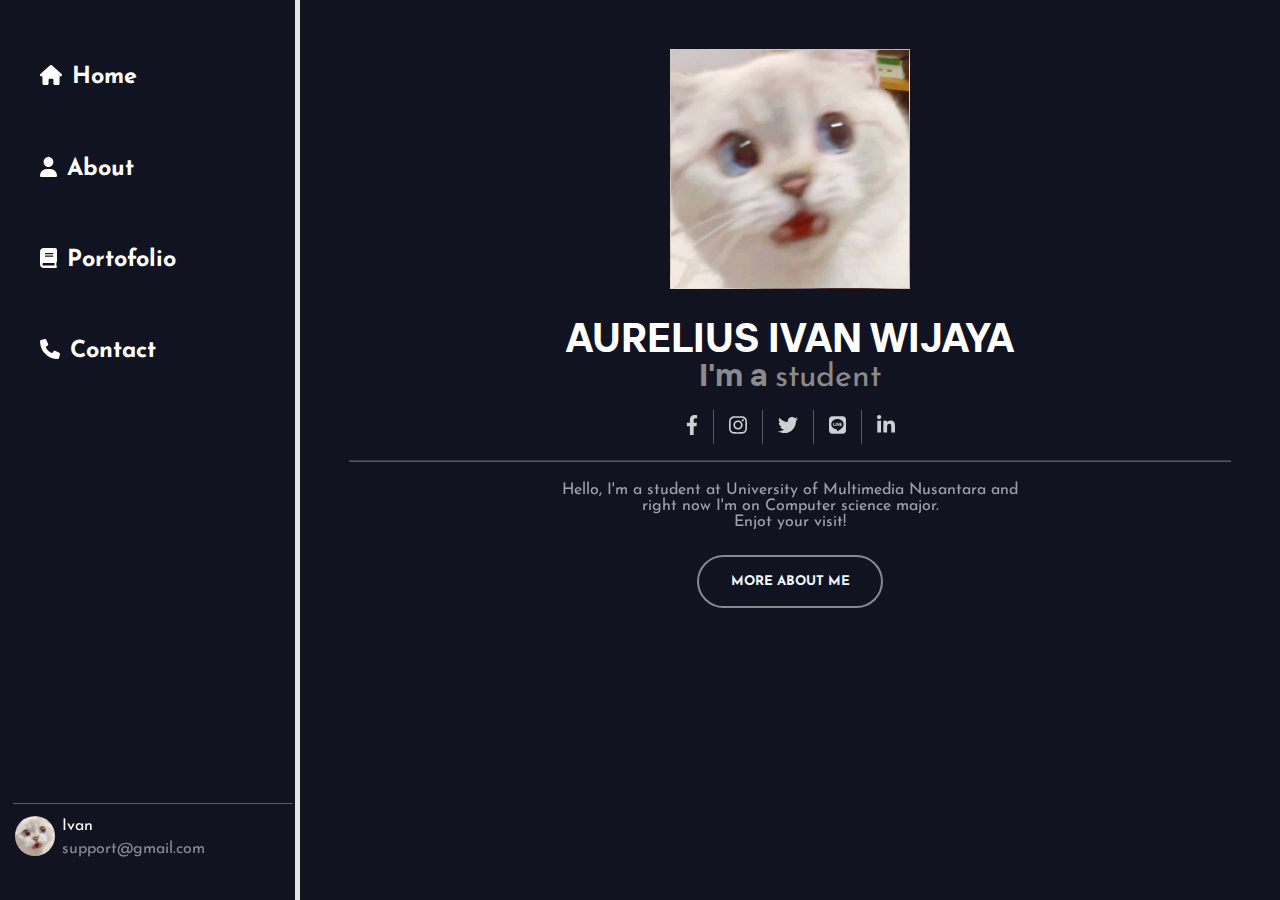
<file: index.html>
<!DOCTYPE html>
<html lang="en">
  <head>
    <meta charset="UTF-8" />
    <meta http-equiv="X-UA-Compatible" content="IE=edge" />
    <meta name="viewport" content="width=device-width, initial-scale=1.0" />
    <title>Document</title>
    <link
      rel="stylesheet"
      href="https://cdnjs.cloudflare.com/ajax/libs/font-awesome/4.7.0/css/font-awesome.min.css"
    />
    <link rel="stylesheet" href="styles.css" />
  </head>

  <body>
    <!--sidebar-->
    <!--menu-->
    <div class="bar">
      <a class="menu menu-home" href="index.html">
        <img src="images/house.svg" />
        <h3>
          <div class="link link-home">Home</div>
        </h3>
      </a>
      <a class="menu menu-home" href="about.html">
        <img src="images/user.svg" />
        <h3>
          <div class="link link-home">About</div>
        </h3>
      </a>
      <a class="menu menu-home" href="portofolio.html">
        <img src="images/book.svg" />
        <h3>
          <div class="link link-home">Portofolio</div>
        </h3>
      </a>
      <a class="menu menu-home" href="contact.html">
        <img src="images/phone.svg" />
        <h3>
          <div class="link link-home">Contact</div>
        </h3>
      </a>
      <!--profile in the bottom-->
      <div class="email">
        <table>
          <tr>
            <td rowspan="2">
              <img class="profile" src="kucing.jpg" alt="profile" />
            </td>
            <td><p1>Ivan</p1></td>
          </tr>
          <tr>
            <td><p2>support@gmail.com</p2></td>
          </tr>
        </table>
      </div>
    </div>
    <!--main page-->
    <div class="main">
      <!--home page-->
      <div id="home">
        <div class="displaypic">
          <div class="catty">
            <img class="cat" src="kucing.jpg" alt="kocheng" />
          </div>
        </div>
        <br />
        <br />
        <div class="title">
          <div class="title1">AURELIUS IVAN WIJAYA</div>
          <div class="title2">I'm a <a class="title3">student</a></div>
          <div class="title1"></div>
        </div>
        <br />
        <!--Social media icon in the home page-->
        <div class="media">
          <a id="social" href="#">
            <img class="social social-facebook" src="images/facebook.svg"
          /></a>
          <a id="social" href="#">
            <img
              class="social social-instagram"
              src="images/instagram.svg"
              alt=""
            />
          </a>
          <a id="social" href="#">
            <img
              class="social social-twitter"
              src="images/twitter.svg"
              alt=""
            />
          </a>
          <a id="social" href="#">
            <img class="social social-line" src="images/line.svg" alt="" />
          </a>
          <a id="social" href="#">
            <img
              class="social social-linkedin"
              src="images/linkedin.svg"
              alt=""
            />
          </a>
        </div>
        <!--Paragraf in the home page-->
        <br />
        <hr />
        <div class="paragraf">
          <p>
            Hello, I'm a student at University of Multimedia Nusantara and right
            now I'm on Computer science major.
          </p>
          <p>Enjot your visit!</p>
        </div>
        <div class="bottom">
          <a href="about.html"
            ><button class="more"><span>MORE ABOUT ME</span></button></a
          >
        </div>
      </div>

      </div>
    </div>
  </body>
</html>
</file>
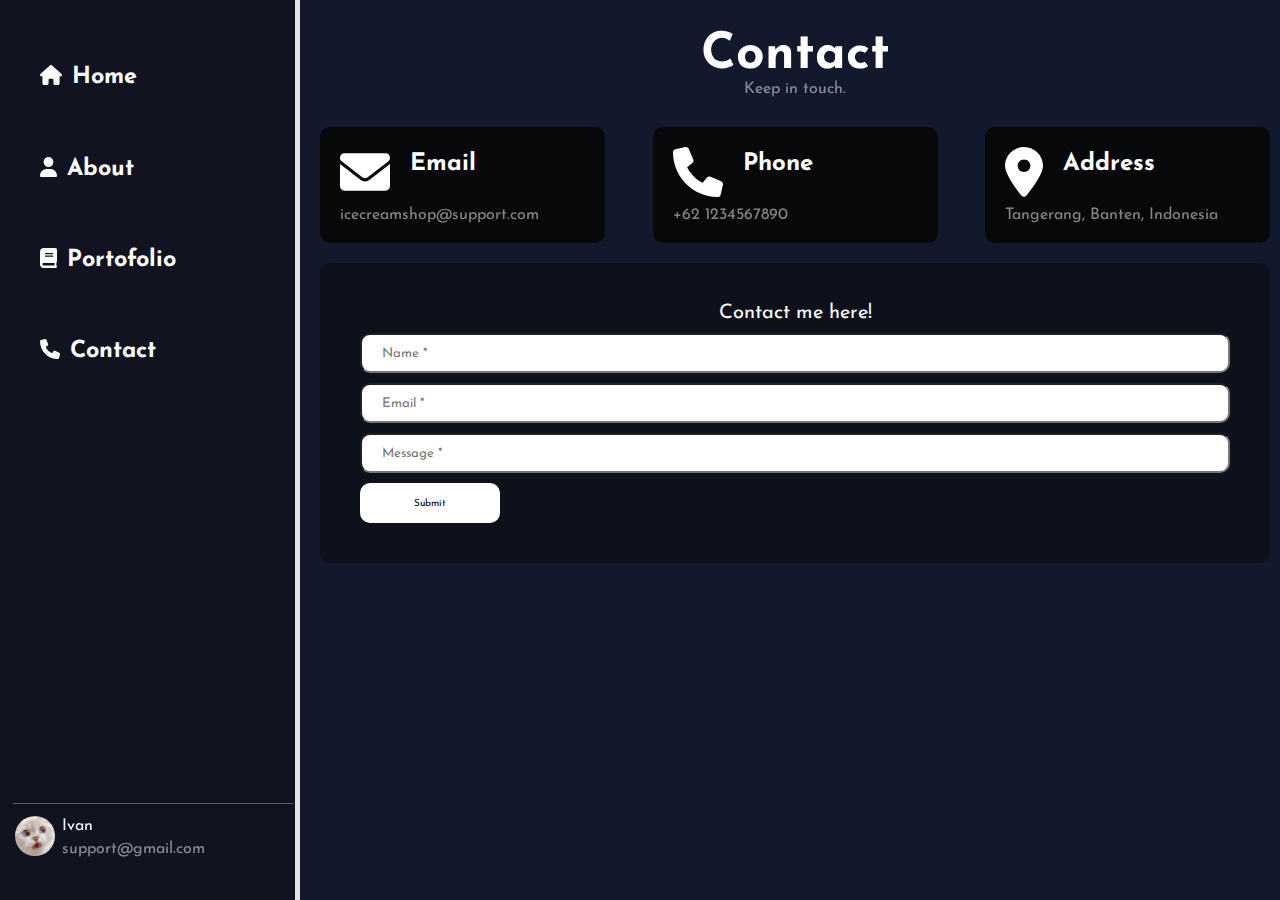
<file: contact.html>
<!DOCTYPE html>
<html lang="en">
  <head>
    <meta charset="UTF-8" />
    <meta http-equiv="X-UA-Compatible" content="IE=edge" />
    <meta name="viewport" content="width=device-width, initial-scale=1.0" />
    <title>Document</title>
    <link
      rel="stylesheet"
      href="https://cdnjs.cloudflare.com/ajax/libs/font-awesome/4.7.0/css/font-awesome.min.css"
    />
    <link rel="stylesheet" href="styles.css" />
  </head>

  <body>
    <!--sidebar-->
    <!--menu-->
    <div class="bar">
      <a class="menu menu-home" href="index.html">
        <img src="images/house.svg" />
        <h3>
          <div class="link link-home">Home</div>
        </h3>
      </a>
      <a class="menu menu-home" href="about.html">
        <img src="images/user.svg" />
        <h3>
          <div class="link link-home">About</div>
        </h3>
      </a>
      <a class="menu menu-home" href="portofolio.html">
        <img src="images/book.svg" />
        <h3>
          <div class="link link-home">Portofolio</div>
        </h3>
      </a>
      <a class="menu menu-home" href="contact.html">
        <img src="images/phone.svg" />
        <h3>
          <div class="link link-home">Contact</div>
        </h3>
      </a>
      <!--profile in the bottom-->
      <div class="email">
        <table>
          <tr>
            <td rowspan="2">
              <img class="profile" src="kucing.jpg" alt="profile" />
            </td>
            <td><p1>Ivan</p1></td>
          </tr>
          <tr>
            <td><p2>support@gmail.com</p2></td>
          </tr>
        </table>
      </div>
    </div>
    <!--main page-->
    <div class="main">
      <!--contact-->

      <div id="contact">
        <div class="contact-title">
        <h1>Contact</h1>
        <p>Keep in touch.</p>
      </div>

        <div class="contact2">
          <div class="cont cont-email2">
            <img src="/images/mail.svg" alt="" />
            <h2>Email</h2>
            <p>icecreamshop@support.com</p>
          </div>
          <div class="cont cont-phone">
            <img src="/images/phone.svg" alt="" />
            <h2>Phone</h2>
            <p>+62 1234567890</p>
          </div>
          <div class="cont cont-address">
            <img src="/images/location.svg" alt="" />
            <h2>Address</h2>
            <p>Tangerang, Banten, Indonesia</p>
          </div>
        </div>
        <div class="chat">
          <p>Contact me here!</p>
          <input class="input input-name" type="text" placeholder="Name *" />
          <input class="input input-email" type="text" placeholder="Email *" />
          <input
            class="input input-message"
            type="text"
            placeholder="Message *"
          />
          <a href="submit.html"><button class="submit">Submit</button></a>
        </div>
      </div>

      </div>
    </div>
  </body>
</html>
</file>
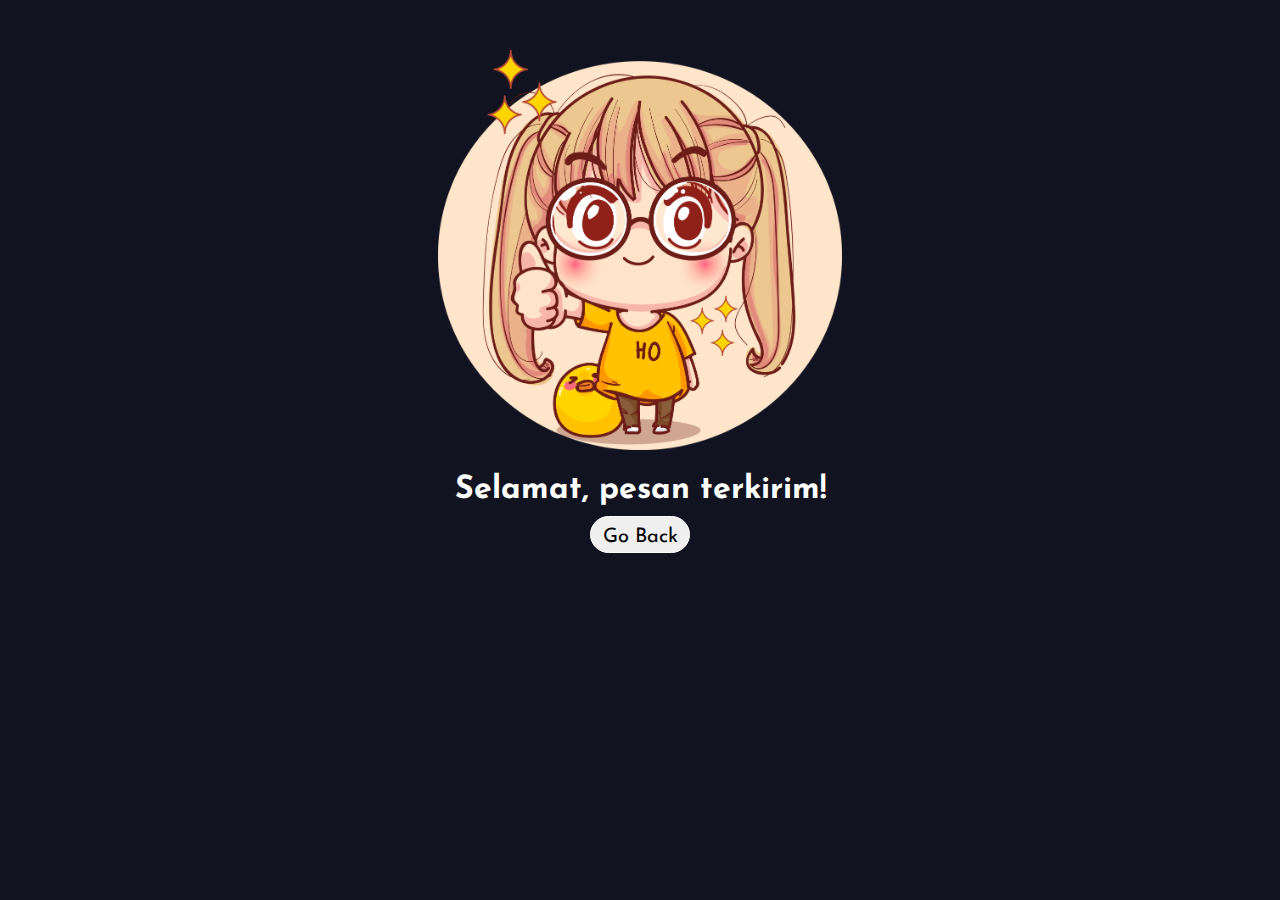
<file: submit.html>
<!DOCTYPE html>
<html lang="en">
  <head>
    <meta charset="UTF-8" />
    <meta http-equiv="X-UA-Compatible" content="IE=edge" />
    <meta name="viewport" content="width=device-width, initial-scale=1.0" />
    <title>Document</title>
    <link rel="stylesheet" href="styles.css">
  </head>
  <body class="confirm-body">
    <div class="confirm-page">
    <div class="thumbs">
      <img id="thumbs" src="/images/thumbs.png" alt="thumbs">
    </div>
    <div id="bottom">

    <h1>Selamat, pesan terkirim! </h1>
    <a href="index.html"><button class="go-back">Go Back</button></a>
  </div>


  </div>
  </body>
</html>
</file>
<file: styles.css>
@import url("https://fonts.googleapis.com/css2?family=Josefin+Sans&family=Roboto:wght@900&display=swap");

@font-face {
  font-family: titlefont;
  src: url(font/TTInterfaces-Bold.ttf);
}

* {
  margin: 0;
  padding: 0;
  box-sizing: border-box;
  list-style: none;
  text-decoration: none;
  font-family: "Josefin Sans", sans-serif;
}

hr {
  opacity: 30%;
  margin-bottom: 5px;
}
body {
  background-color: #111420;
  color: white;
  overflow-x: hidden;
}
.main {
  margin-left: 300px;
}

/*sidebar settings*/
.bar {
  position: fixed;
  background-color: #111420;
  display: block;
  overflow: hidden;
  width: 300px;
  height: 100%;
  padding: 3% 1%;
  display: block;
  border-right: 5px solid #e4e4e4;
}

.link {
  text-decoration: none;
  color: #ffffff;
}

.menu {
  padding: 10% 10% 10% 10%;
  margin-bottom: 5%;
  color: #ffffff;
  display: flex;
  text-align: center;
  justify-content: start;
  font-size: 20px;
  font-family: titlefont;
  
}
.menu-home img {
  margin-right: 10px;
  filter: invert(1);
  height: 20px;
}

.menu:hover {
  transition: 0.3s;
  border-radius: 10px;
  background-color: #5c5c5c;
  color: #ffffff;
}

.profile {
  height: 40px;
  border-radius: 50%;
  margin-right: 5px;
}

.email {
  border-top: 1px solid #5c5c5c ;
  padding-top: 10px;
  position: fixed;
  bottom: 0%;
  width: 280px;
  margin-bottom: 3%;
}

.email p2 {
  display: block;
  opacity: 50%;
}

/*primary content page*/
#home {
  height: 100vh;
  width: auto;
  padding: 0%;
  position: relative;
  margin-left: 5%;
  margin-right: 5%;
  padding-top: 5%;
}

.displaypic {
  display: flex;
  justify-content: center;
}

.catty {
  text-align: center;
  background-image: url("kucing.jpg");
  width: 15em;
  height: 15em;
  object-fit: contain;
  opacity: 100;
  animation: cat 10s;
  animation-iteration-count: infinite;
  animation-delay: 0s;
  animation-timing-function: ease-in-out;
}

/*animation for profile*/

.cat {
  position: static;
  overflow: hidden;
  opacity: 100;
  border: 10px none rgb(59, 58, 58, 0.4);
  padding: 5px;
  width: 15em;
  padding: 1px;
  animation: cat 10s;
  animation-iteration-count: infinite;
  animation-delay: 0s;
  animation-timing-function: ease-in-out;
}

@keyframes cat {
  0% {
    border-radius: 80% 20% 40% 70% / 70% 70% 50% 50%;
  }
  25% {
    border-radius: 70% 40% 60% 40% / 50% 50% 50% 50%;
  }
  50% {
    border-radius: 60% 50% 30% 30% / 60% 50% 50% 50%;
  }

  75% {
    border-radius: 40% 60% 50% 30% / 40% 50% 50% 50%;
  }

  100% {
    border-radius: 80% 20% 40% 70% / 70% 70% 50% 50%;
  }
}

.title {
  text-align: center;
  line-height: 1;
}

.title1 {
  color: #ffffff;
  font-family: titlefont;
  font-weight: bold;
  font-size: 2.5em;
}

.title2 {
  color: rgb(139, 139, 139);
  font-size: 2em;
  font-family:  titlefont;
  animation: title2 1s;
}

.title3 {
  animation: title3 10s infinite;
}

@keyframes title2 {
  0% { transform: translateY(30px);
    opacity: 0;

  }
  100% {transform: translateY(0);
    opacity: 0.7;
  }
}

@keyframes title3 {
  0% { color: #ffffff;
  }

  25% { color: rgb(255, 0, 0);
  }

  
  50% { color: rgb(6, 180, 30);

  }

  
  75% { color: rgb(20, 24, 235);

  }



  100% { color: #ffffff;
  }
}







/*social media logo*/

.media {
  display: flex;
  justify-content: center;
}

.social {
  height: 20px;
  width: auto;
  filter: invert(1);
  margin: 5px;
  opacity: 0.8;
  transition: 0.3s;
}

#social {
  padding: 0 10px 0 10px;
}
#social:not(:last-child) {
  border-right: 1px solid rgb(255, 255, 255, 0.3);
}

.social:hover {
  transform: translateY(-40%);
}

/*paragraf in profile*/
.paragraf {
  line-height: 1;
  margin: 20px 200px 20px 200px;
  text-align: center;
  opacity: 60%;
}

/*more icon*/
.bottom {
  display: flex;
  justify-content: center;
}
.more {
  border: 2px solid rgb(255, 255, 255, 0.5);
  display: inline-block;
  height: 4em;
  width: 14em;
  padding: 1em;
  text-align: center;
  color: aliceblue;
  background: #111420;
  border-radius: 50px;
  transition: all 0.5s;
  cursor: pointer;
  margin: 5px;
  vertical-align: middle;
  font-weight: bold;
}

.more:hover {
  background-color: #ffffff;
}
.more span {
  cursor: pointer;
  display: inline-block;
  position: relative;
  transition: 0.5s;
}

.more span:after {
  content: "\00bb";
  position: absolute;
  opacity: 0;
  top: 0;
  right: -20px;
  transition: 0.5s;
}

.more:hover span {
  padding-right: 25px;
  color: #000000;
}

.more:hover span:after {
  opacity: 1;
  right: 0;
}

/*about page*/

#about {
  padding: 5%;
  background-color: #111420;
  height: fit-content;
  overflow: hidden;
}
.about-page {
  display: flex;
}


#about h1 {
  text-align: center;
  margin-bottom: 50px;
}

.about-page p {
  margin-right: 20px;
  padding: 40px;
  opacity: 70%;
  font-size: 20px;
  border-right: 10px solid #fff;
  animation: paragraf  1s;
}

@keyframes paragraf {
  0% { transform: translateY(80px);
    opacity: 0;

  }
  100% {transform: translateY(0);
    opacity: 0.7;
  }
}

.zenitsu {
  padding: 40px;
  width: 500px;
  margin-left: 0%;

}


.biodata {
  margin-top: 40px;
  border-radius: 20px;
  background-color: #111420;
  padding: 20px;
}

.biodata h2 {
  font-size: 40px;
  margin-bottom: 40px;
}

/*Portofolio*/
#portofolio {
  height: 100vh;
  padding: 20px;
  padding-top: 20px;
  overflow-x: hidden;
}

#portofolio h1 {
  text-align: center;
  margin-top: 40px;
  margin-bottom: 20px;
  font-size: 50px;

}

#portofolio p{
  text-align: center;
  margin-top: 10px;
  margin-bottom: 10px;
  opacity: 0.6;
  font-family: titlefont;
}
.photo {
  display: flex;
  justify-content: space-around;
  flex-wrap: wrap;
}
.photobox {
  border-radius: 10px;
  height: 400px;
  width: auto;
  margin-top: 10px;
  animation: photobox 0.5s;
}

@keyframes photobox{
  0% {transform: translateY(80px);
    opacity: 0;    
  }

  100% {transform: translateY(0);
    opacity: 1;

  }

}


.photobox:hover {
  opacity: 50%;
}

#movingBallG{
	position:relative;
	width:100px;
	height:19px;
	margin:auto;
  margin-top: 0%;
  margin-bottom: 20px;
  overflow: hidden;
}

.movingBallLineG{
	position:absolute;
	left:0px;
	top:8px;
	height:4px;
	width:250px;
	background-color:rgb(69, 177, 42);
  color: rgba(238, 226, 226);
}

.movingBallG{
	background-color: #111420;
	position:absolute;
	top:0;
	left:0;
	width:19px;
	height:19px;
	border-radius:10px;
		-o-border-radius:10px;
		-ms-border-radius:10px;
		-webkit-border-radius:10px;
		-moz-border-radius:10px;
	animation-name:bounce_movingBallG;
		-o-animation-name:bounce_movingBallG;
		-ms-animation-name:bounce_movingBallG;
		-webkit-animation-name:bounce_movingBallG;
		-moz-animation-name:bounce_movingBallG;
	animation-duration:3s;
		-o-animation-duration:3s;
		-ms-animation-duration:3s;
		-webkit-animation-duration:3s;
		-moz-animation-duration:3s;
	animation-iteration-count:infinite;
		-o-animation-iteration-count:infinite;
		-ms-animation-iteration-count:infinite;
		-webkit-animation-iteration-count:infinite;
		-moz-animation-iteration-count:infinite;
    animation-timing-function: linear;
		-o-animation-timing-function:linear;
		-ms-animation-timing-function:linear;
		-webkit-animation-timing-function:linear;
		-moz-animation-timing-function:linear;
}



@keyframes bounce_movingBallG{
	0%{
		margin-left:0px;
	}

	100%{
		margin-left:300px;
	}
}

@-o-keyframes bounce_movingBallG{
	0%{
		margin-left:0px;
	}

	100%{
		margin-left:300px;
	}
}

@-ms-keyframes bounce_movingBallG{
	0%{
		margin-left:0px;
	}

	100%{
		margin-left:300px;
	}
}

@-webkit-keyframes bounce_movingBallG{
	0%{
		margin-left:0px;
	}

	100%{
		margin-left:300px;
	}
}

@-moz-keyframes bounce_movingBallG{
	0%{
		margin-left:0px;
	}

	100%{
		margin-left:300px;
	}
}
/*contact*/

#contact {
  background-color: #13192c;
  height: 100vh;
  padding: 10px;
  padding-left: 20px;
}

#contact h1 {
  margin-top: 40px;
  text-align: center;
  margin-top: 20px;
  font-size: 50px;
}

.contact-title{
  margin-bottom: 20px;
}

.cont {
  display: flex;
  flex-wrap: wrap;
  text-align: left;
}

.cont img{
  filter: invert(1);
  height: 50px;
}

.cont h2 {
  margin-left: 20px;
  margin-top: 5px;
}

.cont p{
  margin-top: 10px;
  width: 100%;
}


#contact p {
  opacity: 0.5;
  text-align: center;
}


.cont p{
  text-align: left!important;
  width: 100%;
}
.contact2 {
  display: flex;
  justify-content: space-between;
}

.cont {
  margin-top: 10px;
  background-color: #06080a;
  padding: 20px;
  border-radius: 10px;
  width: 30%;
  animation: contact 2s;
  animation-iteration-count: calc();
  overflow-wrap: break-word;
}

.chat {
  background-color: #0d111b;
  border-radius: 10px;
  margin: 20px 0px 20px 0px;
  border-radius: 10px;
  padding: 40px;
}

.chat p {
  color: #ffffff !important;
  opacity: 1 !important;
  font-size: 20px;
}

.input {
  background-color: #ffffff;
  color: #000000;
  padding: 0 20px 0 20px;
  height: 40px;
  display: block;
  margin-top: 10px;
  border-radius: 10px;
  width: 100%;
}

.submit {
  cursor: pointer;
  border: none;
  display: inline-block;
  height: 4em;
  width: 14em;
  padding: 10px;
  text-align: center;
  color: rgb(0, 0, 0);
  background: #ffffff;
  border-radius: 10px;
  margin-top: 10px;
  vertical-align: middle;
  transition: 0.3s;
  font-size: 10px;
}

.submit:hover {
  border: 1px solid #ffffff;
  background-color: #0d111b;
  color: #ffffff;
}

/*submit.html*/
.confirm-body {
  margin-top: 50px;
  display: flex;
  text-align: center;
  justify-content: center;
  align-items: center;
}
.confirm-body button {
  vertical-align: 50px;
}
.confirm-page {
  display: block;
  align-items: center;
  text-align: center;
}

.thumbs {
  left: 50%;
  right: 50%;
  display: block;
  width: 100%;
}

#thumbs{
  height: 400px;
  margin-bottom: 20px;
  width: auto;
  animation: thumbs 2s;
  align-items: center ;
  text-align: center;
  
}


.go-back {
  margin-bottom: 10px;
  margin-top: 10px;
  border: 1px solid #ffffff;
  border-radius: 20px;
  padding: 10px;
  padding-bottom: 25px;
  height: 20px;
  width: 100px;
  font-size: 20px;
  transition: 0.4s;
}

.go-back a{
margin-top: 10px;
text-align: center;
vertical-align: middle;
}

.go-back:hover {
  color: #ffffff;
  background-color: #0d111b;
}

.bottom {
  left: 50%;
  right: 50%;
}
</file>
